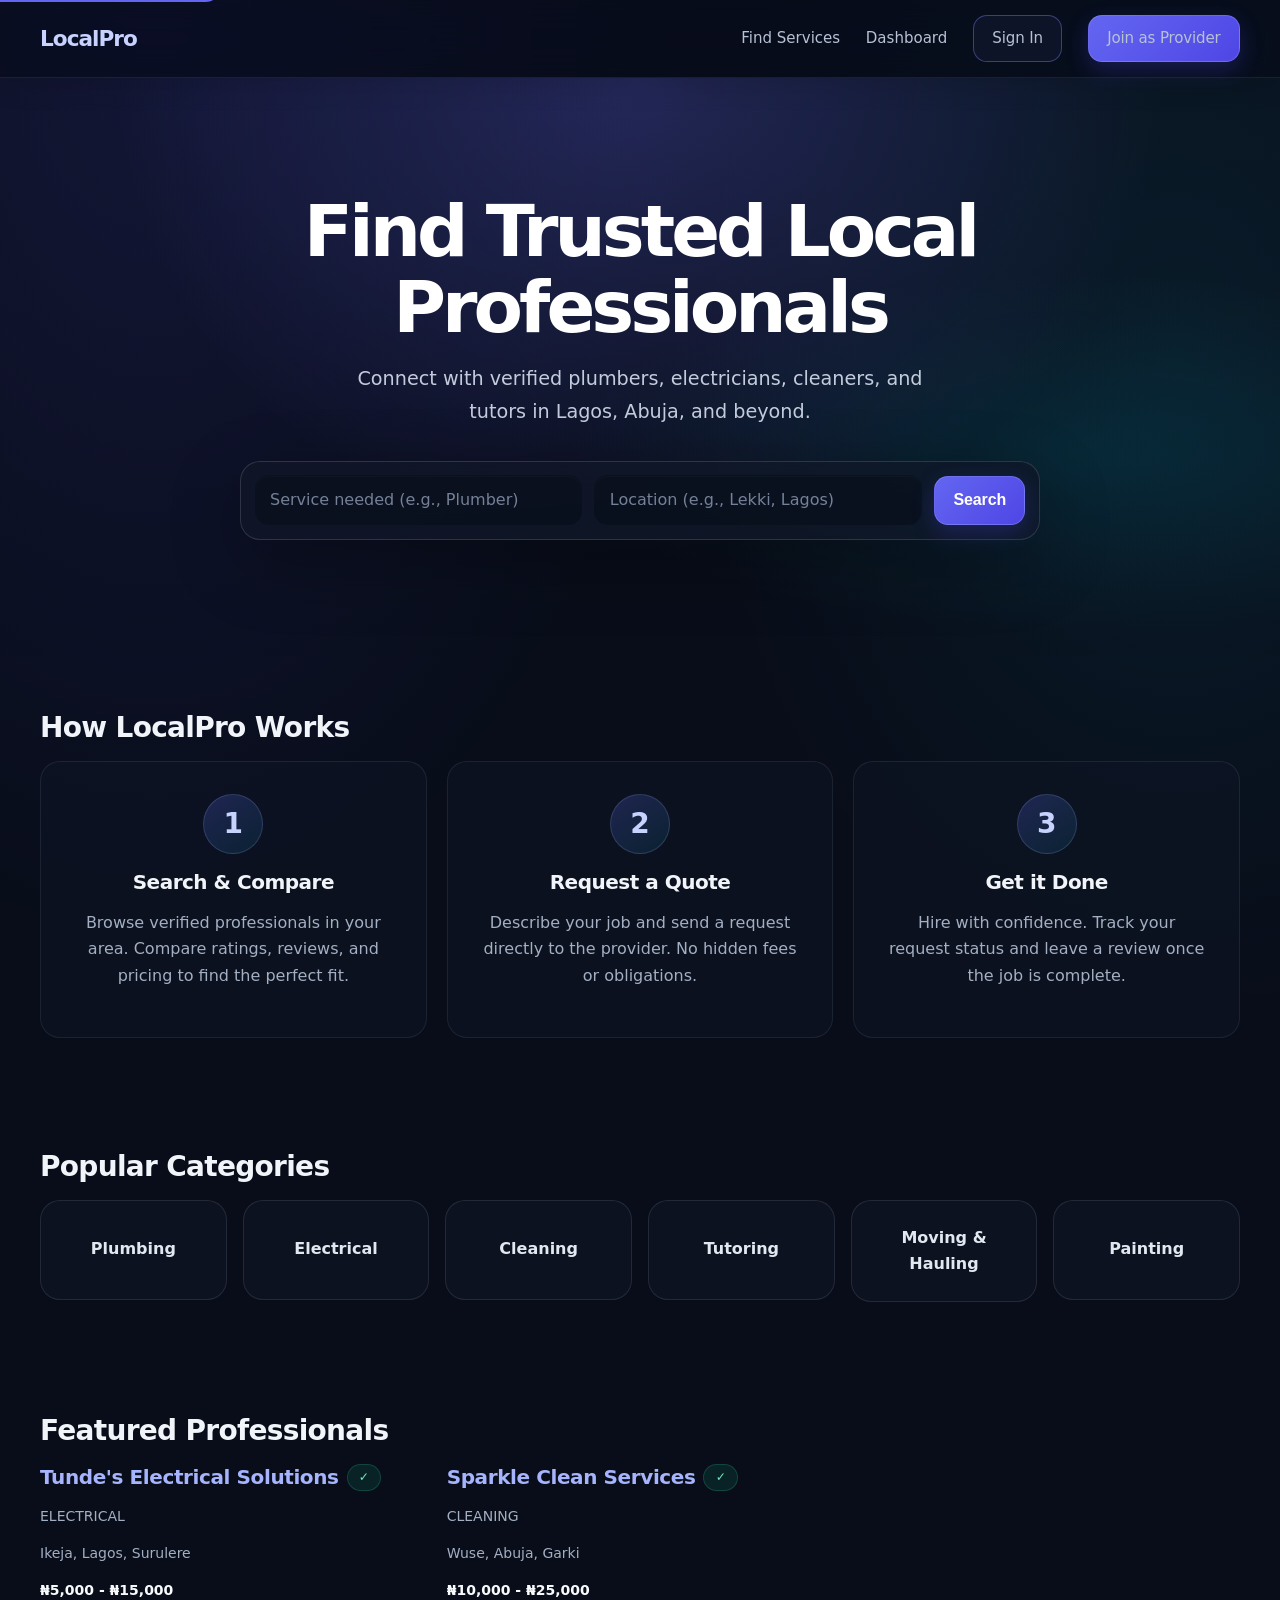
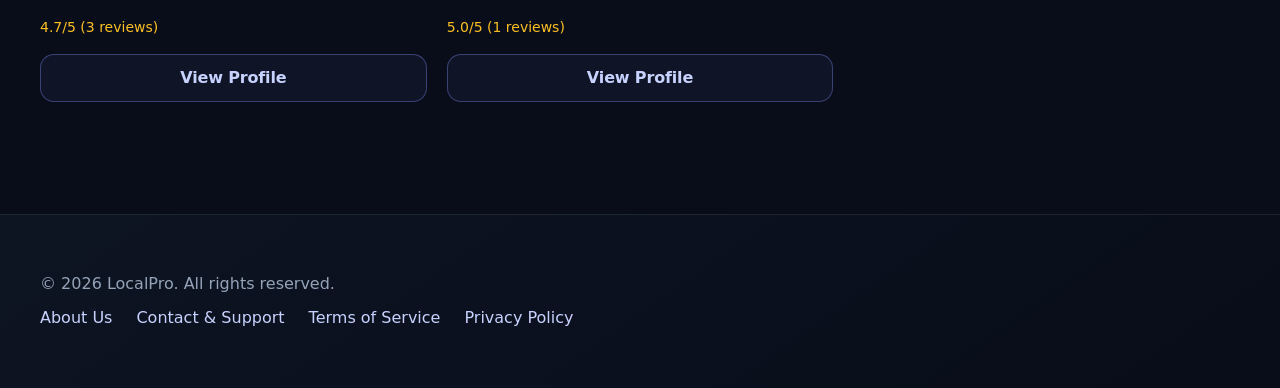
<file: index.html>
<!doctype html>
<html lang="en">
  <head>
    <meta charset="UTF-8" />
    <meta name="viewport" content="width=device-width, initial-scale=1.0" />
    <title>LocalPro — Find Trusted Local Services in Nigeria</title>
    <meta
      name="description"
      content="Connect with verified plumbers, electricians, cleaners, and more in your area."
    />
    <link rel="stylesheet" href="css/style.css" />
  </head>
  <body>
    <a href="#main-content" class="skip-link">Skip to main content</a>
    <header class="site-header">
      <div class="container">
        <a href="index.html" class="logo" aria-label="LocalPro Home"
          >LocalPro</a
        >
        <button
          id="mobile-menu-toggle"
          class="mobile-menu-btn"
          aria-expanded="false"
          aria-controls="main-nav-list"
          aria-label="Toggle navigation menu"
        >
          <span class="hamburger-icon" aria-hidden="true"></span>
        </button>
        <nav aria-label="Main Navigation" class="main-nav">
          <ul class="nav-list" id="main-nav-list">
            <li><a href="directory.html">Find Services</a></li>
            <li><a href="dashboard.html">Dashboard</a></li>
            <li><a href="#" class="btn btn-outline">Sign In</a></li>
            <li><a href="#" class="btn btn-primary">Join as Provider</a></li>
          </ul>
        </nav>
      </div>
    </header>

    <main id="main-content">
      <section class="hero" aria-labelledby="hero-heading">
        <div class="container">
          <h1 id="hero-heading">Find Trusted Local Professionals</h1>
          <p>
            Connect with verified plumbers, electricians, cleaners, and tutors
            in Lagos, Abuja, and beyond.
          </p>
          <form
            class="search-form"
            action="directory.html"
            method="GET"
            aria-label="Search providers"
          >
            <label for="search-service" class="visually-hidden"
              >Service needed</label
            >
            <input
              type="text"
              id="search-service"
              name="service"
              placeholder="Service needed (e.g., Plumber)"
              required
            />
            <label for="search-location" class="visually-hidden"
              >Location</label
            >
            <input
              type="text"
              id="search-location"
              name="location"
              placeholder="Location (e.g., Lekki, Lagos)"
              required
            />
            <button type="submit" class="btn btn-primary">Search</button>
          </form>
        </div>
      </section>

      <section class="how-it-works" aria-labelledby="how-heading">
        <div class="container">
          <h2 id="how-heading">How LocalPro Works</h2>
          <div class="steps-grid">
            <div class="step-card">
              <div class="step-icon">1</div>
              <h3>Search & Compare</h3>
              <p>
                Browse verified professionals in your area. Compare ratings,
                reviews, and pricing to find the perfect fit.
              </p>
            </div>
            <div class="step-card">
              <div class="step-icon">2</div>
              <h3>Request a Quote</h3>
              <p>
                Describe your job and send a request directly to the provider.
                No hidden fees or obligations.
              </p>
            </div>
            <div class="step-card">
              <div class="step-icon">3</div>
              <h3>Get it Done</h3>
              <p>
                Hire with confidence. Track your request status and leave a
                review once the job is complete.
              </p>
            </div>
          </div>
        </div>
      </section>

      <section class="categories" aria-labelledby="categories-heading">
        <div class="container">
          <h2 id="categories-heading">Popular Categories</h2>
          <ul class="category-grid">
            <li><a href="directory.html?category=plumbing">Plumbing</a></li>
            <li><a href="directory.html?category=electrical">Electrical</a></li>
            <li><a href="directory.html?category=cleaning">Cleaning</a></li>
            <li><a href="directory.html?category=tutoring">Tutoring</a></li>
            <li>
              <a href="directory.html?category=moving">Moving & Hauling</a>
            </li>
            <li><a href="directory.html?category=painting">Painting</a></li>
          </ul>
        </div>
      </section>

      <section class="featured-providers" aria-labelledby="featured-heading">
        <div class="container">
          <h2 id="featured-heading">Featured Professionals</h2>
          <div id="featured-providers-list" class="provider-grid">
            <p class="loading-text">Loading featured providers...</p>
          </div>
        </div>
      </section>
    </main>

    <footer class="site-footer">
      <div class="container">
        <p>&copy; 2026 LocalPro. All rights reserved.</p>
        <nav aria-label="Footer Navigation">
          <ul>
            <li><a href="#">About Us</a></li>
            <li><a href="#">Contact & Support</a></li>
            <li><a href="#">Terms of Service</a></li>
            <li><a href="#">Privacy Policy</a></li>
          </ul>
        </nav>
      </div>
    </footer>

    <script src="js/data.js" defer></script>
    <script src="js/store.js" defer></script>
    <script src="js/components.js" defer></script>
    <script src="js/app.js" defer></script>
  </body>
</html>
</file>
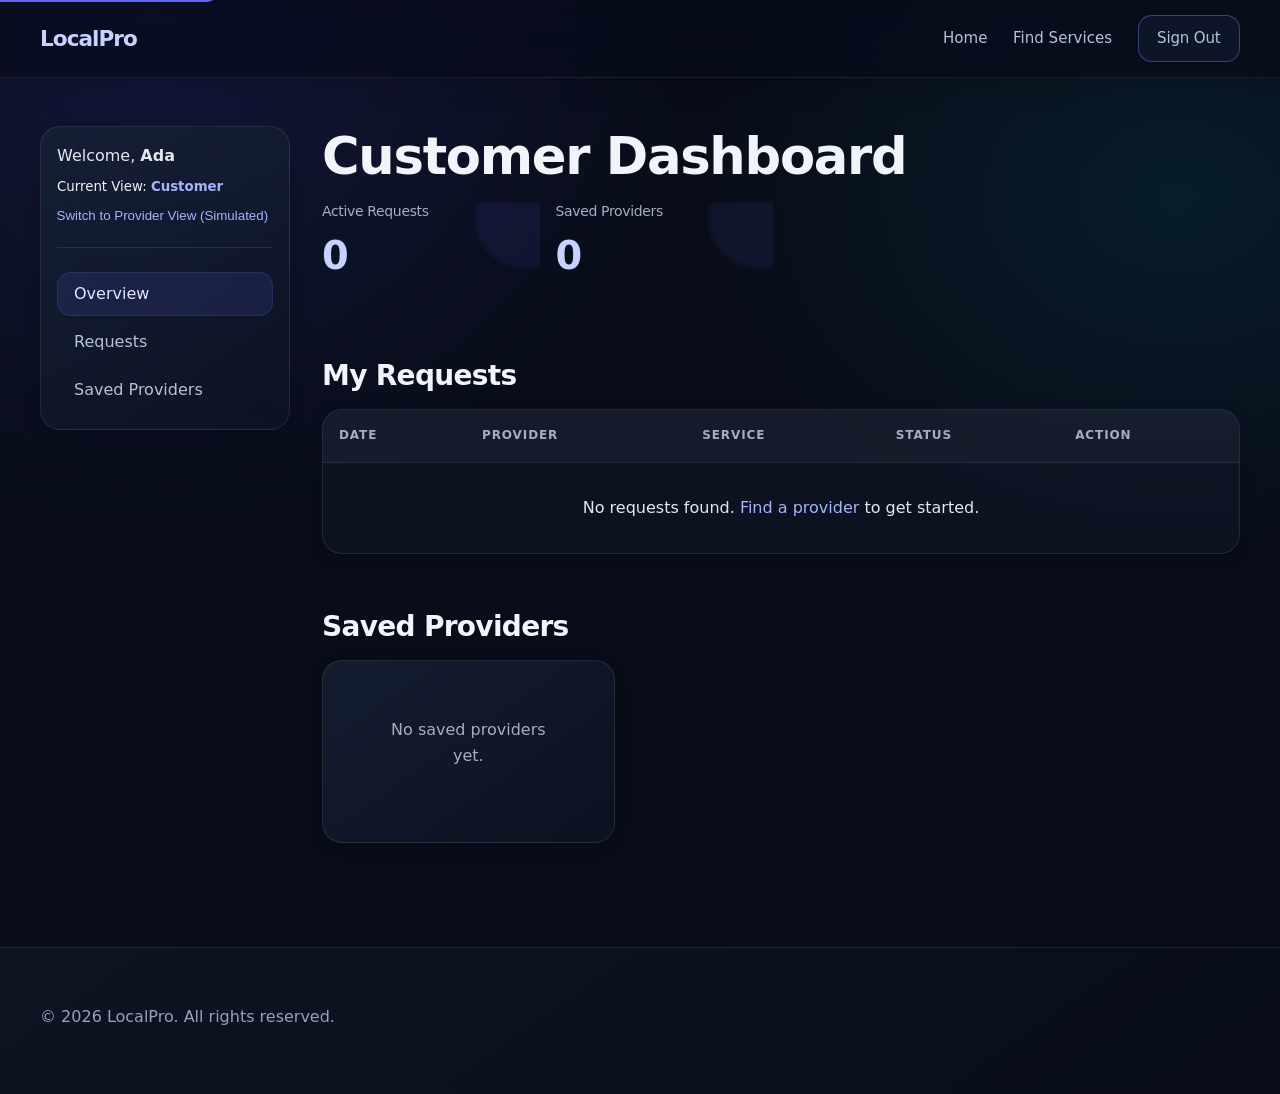
<file: dashboard.html>
<!doctype html>
<html lang="en">
  <head>
    <meta charset="UTF-8" />
    <meta name="viewport" content="width=device-width, initial-scale=1.0" />
    <title>Dashboard — LocalPro</title>
    <link rel="stylesheet" href="css/style.css" />
  </head>
  <body>
    <a href="#main-content" class="skip-link">Skip to main content</a>
    <header class="site-header">
      <div class="container">
        <a href="index.html" class="logo" aria-label="LocalPro Home"
          >LocalPro</a
        >
        <button
          id="mobile-menu-toggle"
          class="mobile-menu-btn"
          aria-expanded="false"
          aria-controls="main-nav-list"
          aria-label="Toggle navigation menu"
        >
          <span class="hamburger-icon" aria-hidden="true"></span>
        </button>
        <nav aria-label="Main Navigation" class="main-nav">
          <ul class="nav-list" id="main-nav-list">
            <li><a href="index.html">Home</a></li>
            <li><a href="directory.html">Find Services</a></li>
            <li><a href="#" class="btn btn-outline">Sign Out</a></li>
          </ul>
        </nav>
      </div>
    </header>

    <main id="main-content" class="container dashboard-layout">
      <aside class="dashboard-nav" aria-label="Dashboard Navigation">
        <div class="user-profile-summary">
          <p>Welcome, <strong id="user-name">Ada</strong></p>
          <small
            >Current View:
            <span id="current-role" class="role-badge">Customer</span></small
          >
          <button
            type="button"
            id="toggle-role"
            class="btn-text btn-block"
            style="margin-top: var(--space-sm); text-align: center"
          >
            Switch to Provider View (Simulated)
          </button>
        </div>
        <nav>
          <ul>
            <li><a href="#overview" class="active">Overview</a></li>
            <li><a href="#requests">Requests</a></li>
            <li class="customer-only">
              <a href="#favorites">Saved Providers</a>
            </li>
            <li class="provider-only" hidden>
              <a href="#profile-editor">Edit Profile</a>
            </li>
          </ul>
        </nav>
      </aside>

      <section class="dashboard-content" aria-labelledby="dashboard-heading">
        <div id="customer-view" class="role-view">
          <h1 id="dashboard-heading">Customer Dashboard</h1>
          <div class="stats-grid">
            <div class="stat-card">
              <h3>Active Requests</h3>
              <p class="stat-value" id="stat-active-requests">0</p>
            </div>
            <div class="stat-card">
              <h3>Saved Providers</h3>
              <p class="stat-value" id="stat-saved-count">0</p>
            </div>
          </div>

          <section
            aria-labelledby="my-requests-heading"
            class="dashboard-section"
          >
            <h2 id="my-requests-heading">My Requests</h2>
            <div class="table-responsive">
              <table class="data-table" id="customer-requests-table">
                <caption class="visually-hidden">
                  List of your service requests
                </caption>
                <thead>
                  <tr>
                    <th scope="col">Date</th>
                    <th scope="col">Provider</th>
                    <th scope="col">Service</th>
                    <th scope="col">Status</th>
                    <th scope="col">Action</th>
                  </tr>
                </thead>
                <tbody></tbody>
              </table>
            </div>
          </section>

          <section
            aria-labelledby="saved-providers-heading"
            class="dashboard-section"
          >
            <h2 id="saved-providers-heading">Saved Providers</h2>
            <div id="saved-providers-list" class="provider-grid"></div>
          </section>
        </div>

        <div id="provider-view" class="role-view" hidden>
          <h1 id="provider-dashboard-heading">Provider Dashboard</h1>
          <p class="text-muted" style="margin-bottom: var(--space-lg)">
            <em
              >Note: You are viewing the dashboard for "Tunde's Electrical
              Solutions" (ID: 1). This is a simulation.</em
            >
          </p>
          <div class="stats-grid">
            <div class="stat-card">
              <h3>New Inquiries</h3>
              <p class="stat-value" id="stat-new-inquiries">0</p>
            </div>
            <div class="stat-card">
              <h3>Accepted Jobs</h3>
              <p class="stat-value" id="stat-accepted-jobs">0</p>
            </div>
          </div>

          <section
            aria-labelledby="incoming-requests-heading"
            class="dashboard-section"
          >
            <h2 id="incoming-requests-heading">Incoming Inquiries</h2>
            <div class="table-responsive">
              <table class="data-table" id="provider-inquiries-table">
                <caption class="visually-hidden">
                  List of incoming service requests
                </caption>
                <thead>
                  <tr>
                    <th scope="col">Date</th>
                    <th scope="col">Customer</th>
                    <th scope="col">Service</th>
                    <th scope="col">Status</th>
                    <th scope="col">Action</th>
                  </tr>
                </thead>
                <tbody></tbody>
              </table>
            </div>
          </section>

          <section
            aria-labelledby="profile-editor-heading"
            class="dashboard-section"
          >
            <h2 id="profile-editor-heading">Business Profile Editor</h2>
            <div class="card">
              <form id="profile-edit-form">
                <div class="form-group">
                  <label for="edit-business-name">Business Name</label>
                  <input
                    type="text"
                    id="edit-business-name"
                    name="businessName"
                    required
                  />
                </div>
                <div class="form-group">
                  <label for="edit-description">Description</label>
                  <textarea
                    id="edit-description"
                    name="description"
                    rows="3"
                    required
                  ></textarea>
                </div>
                <div class="form-group">
                  <label for="edit-phone">Contact Phone</label>
                  <input type="tel" id="edit-phone" name="phone" />
                </div>
                <button type="submit" class="btn btn-primary">
                  Save Changes
                </button>
                <span
                  id="profile-save-feedback"
                  class="form-feedback"
                  role="status"
                  aria-live="polite"
                  style="
                    margin-left: var(--space-md);
                    display: inline-block;
                    vertical-align: middle;
                  "
                ></span>
              </form>
            </div>
          </section>
        </div>
      </section>
    </main>

    <footer class="site-footer">
      <div class="container">
        <p>&copy; 2026 LocalPro. All rights reserved.</p>
      </div>
    </footer>

    <script src="js/data.js" defer></script>
    <script src="js/store.js" defer></script>
    <script src="js/components.js" defer></script>
    <script src="js/app.js" defer></script>
  </body>
</html>
</file>
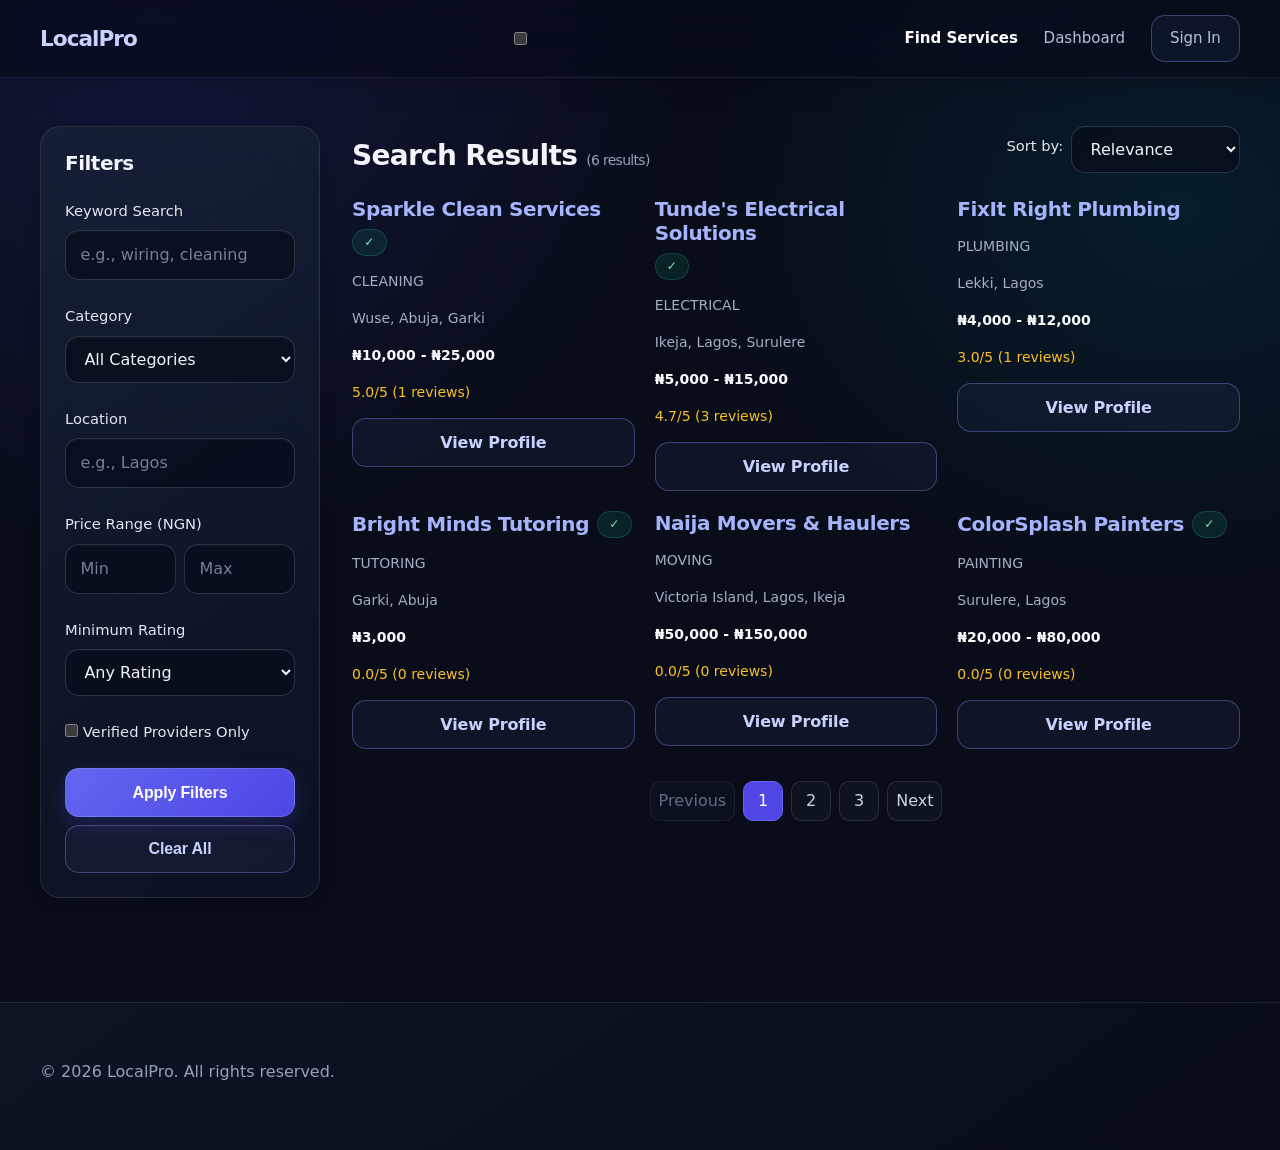
<file: directory.html>
<!doctype html>
<html lang="en">
  <head>
    <meta charset="UTF-8" />
    <meta name="viewport" content="width=device-width, initial-scale=1.0" />
    <title>Find Services — LocalPro</title>
    <link rel="stylesheet" href="css/style.css" />
  </head>
  <body>
    <header class="site-header">
      <div class="container">
        <a href="index.html" class="logo" aria-label="LocalPro Home"
          >LocalPro</a
        >
        <input
          type="checkbox"
          id="mobile-menu-toggle"
          class="mobile-menu-checkbox"
        />
        <label
          for="mobile-menu-toggle"
          class="mobile-menu-btn"
          aria-label="Toggle navigation menu"
        >
          <span class="hamburger-icon"></span>
        </label>
        <nav aria-label="Main Navigation" class="main-nav">
          <ul class="nav-list">
            <li>
              <a href="directory.html" aria-current="page">Find Services</a>
            </li>
            <li><a href="dashboard.html">Dashboard</a></li>
            <li><a href="#" class="btn btn-outline">Sign In</a></li>
          </ul>
        </nav>
      </div>
    </header>

    <main class="container directory-layout">
      <aside class="filters" aria-labelledby="filter-heading">
        <h2 id="filter-heading">Filters</h2>
        <form id="filter-form">
          <div class="form-group">
            <label for="filter-search">Keyword Search</label>
            <input
              type="text"
              id="filter-search"
              name="search"
              placeholder="e.g., wiring, cleaning"
            />
          </div>
          <div class="form-group">
            <label for="filter-category">Category</label>
            <select id="filter-category" name="category">
              <option value="">All Categories</option>
              <option value="plumbing">Plumbing</option>
              <option value="electrical">Electrical</option>
              <option value="cleaning">Cleaning</option>
              <option value="tutoring">Tutoring</option>
              <option value="moving">Moving</option>
              <option value="painting">Painting</option>
            </select>
          </div>
          <div class="form-group">
            <label for="filter-location">Location</label>
            <input
              type="text"
              id="filter-location"
              name="location"
              placeholder="e.g., Lagos"
            />
          </div>
          <div class="form-group">
            <label>Price Range (NGN)</label>
            <div class="price-range-inputs">
              <input
                type="number"
                id="filter-min-price"
                name="min_price"
                placeholder="Min"
                min="0"
                aria-label="Minimum price"
              />
              <input
                type="number"
                id="filter-max-price"
                name="max_price"
                placeholder="Max"
                min="0"
                aria-label="Maximum price"
              />
            </div>
          </div>
          <div class="form-group">
            <label for="filter-min-rating">Minimum Rating</label>
            <select id="filter-min-rating" name="min_rating">
              <option value="0">Any Rating</option>
              <option value="3">3+ Stars</option>
              <option value="4">4+ Stars</option>
              <option value="4.5">4.5+ Stars</option>
            </select>
          </div>
          <div class="form-group">
            <label>
              <input type="checkbox" name="verified_only" value="true" />
              Verified Providers Only
            </label>
          </div>
          <button type="submit" class="btn btn-primary btn-block">
            Apply Filters
          </button>
          <button
            type="button"
            id="clear-filters"
            class="btn btn-outline btn-block"
            style="margin-top: var(--space-sm)"
          >
            Clear All
          </button>
        </form>
      </aside>

      <section class="results" aria-labelledby="results-heading">
        <div class="results-header">
          <h2 id="results-heading">
            Search Results
            <span id="result-count" class="result-count">(Loading...)</span>
          </h2>
          <div class="sort-controls">
            <label for="sort-by">Sort by:</label>
            <select id="sort-by" name="sort">
              <option value="relevance">Relevance</option>
              <option value="rating_desc">Highest Rating</option>
              <option value="price_asc">Lowest Price</option>
            </select>
          </div>
        </div>

        <div id="provider-list" class="provider-grid">
          <!-- Dynamically populated by js/app.js -->
          <p class="loading-text">Loading providers...</p>
        </div>

        <nav class="pagination" aria-label="Pagination">
          <ul>
            <li>
              <a
                href="#"
                class="disabled"
                aria-label="Previous page"
                aria-disabled="true"
                >Previous</a
              >
            </li>
            <li><a href="#" aria-current="page">1</a></li>
            <li><a href="#">2</a></li>
            <li><a href="#">3</a></li>
            <li><a href="#" aria-label="Next page">Next</a></li>
          </ul>
        </nav>
      </section>
    </main>

    <footer class="site-footer">
      <div class="container">
        <p>&copy; 2026 LocalPro. All rights reserved.</p>
      </div>
    </footer>

    <script src="js/data.js" defer></script>
    <script src="js/store.js" defer></script>
    <script src="js/components.js" defer></script>
    <script src="js/app.js" defer></script>
  </body>
</html>
</file>
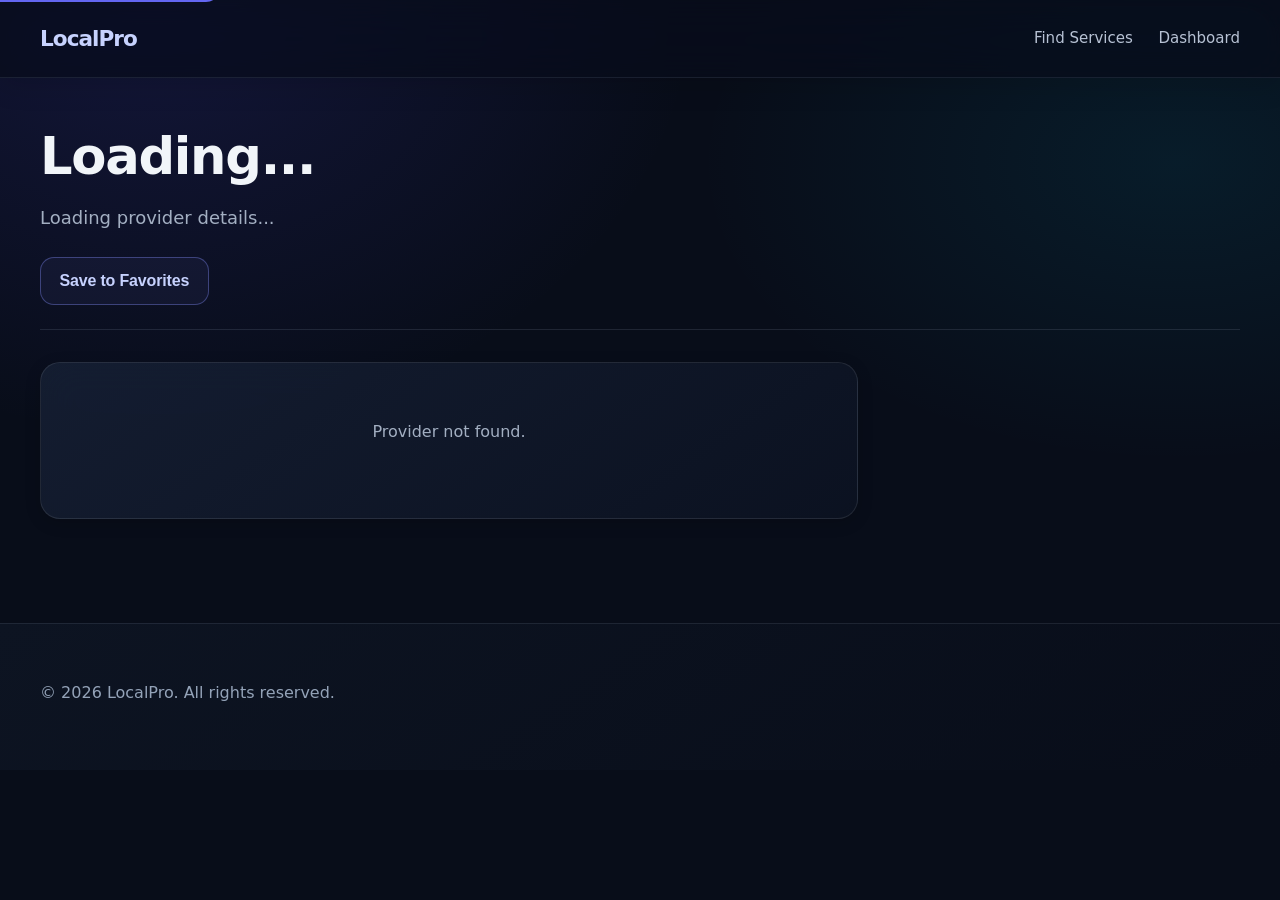
<file: provider.html>
<!doctype html>
<html lang="en">
  <head>
    <meta charset="UTF-8" />
    <meta name="viewport" content="width=device-width, initial-scale=1.0" />
    <title>Provider Details — LocalPro</title>
    <link rel="stylesheet" href="css/style.css" />
  </head>
  <body>
    <a href="#main-content" class="skip-link">Skip to main content</a>
    <header class="site-header">
      <div class="container">
        <a href="index.html" class="logo" aria-label="LocalPro Home"
          >LocalPro</a
        >
        <button
          id="mobile-menu-toggle"
          class="mobile-menu-btn"
          aria-expanded="false"
          aria-controls="main-nav-list"
          aria-label="Toggle navigation menu"
        >
          <span class="hamburger-icon" aria-hidden="true"></span>
        </button>
        <nav aria-label="Main Navigation" class="main-nav">
          <ul class="nav-list" id="main-nav-list">
            <li><a href="directory.html">Find Services</a></li>
            <li><a href="dashboard.html">Dashboard</a></li>
          </ul>
        </nav>
      </div>
    </header>

    <main id="main-content" class="container provider-detail-layout">
      <section class="provider-header" aria-labelledby="provider-name">
        <h1 id="provider-name">Loading...</h1>
        <p id="provider-meta" class="provider-meta">
          Loading provider details...
        </p>
        <button
          class="btn btn-outline"
          id="btn-save-favorite"
          aria-pressed="false"
        >
          Save to Favorites
        </button>
      </section>

      <div id="provider-detail-content" class="detail-content">
        <section class="provider-info">
          <h2 id="about-heading">About</h2>
          <p id="provider-about">Loading description...</p>

          <h3 id="services-heading">Services & Pricing</h3>
          <ul
            id="services-list"
            class="service-list"
            aria-labelledby="services-heading"
          >
            <li>Loading services...</li>
          </ul>

          <h3 id="areas-heading">Service Areas</h3>
          <div
            id="service-areas"
            class="service-areas-list"
            aria-labelledby="areas-heading"
          ></div>

          <h3 id="availability-heading">Availability & Contact</h3>
          <div
            id="availability-contact"
            class="availability-contact-grid"
            aria-labelledby="availability-heading"
          ></div>

          <h3 id="portfolio-heading">Portfolio</h3>
          <div
            id="portfolio-grid"
            class="portfolio-grid"
            aria-labelledby="portfolio-heading"
          ></div>

          <h3 id="reviews-heading">Reviews</h3>
          <div
            id="reviews-list"
            class="review-list"
            aria-labelledby="reviews-heading"
          ></div>
        </section>

        <aside
          id="provider-sidebar-content"
          class="provider-sidebar"
          aria-labelledby="quote-heading"
        >
          <div class="card">
            <h2 id="quote-heading">Request a Quote</h2>
            <form id="quote-form" action="#" method="POST" novalidate>
              <div
                id="quote-feedback"
                class="form-feedback"
                role="alert"
                aria-live="polite"
                tabindex="-1"
              ></div>

              <div class="form-group">
                <label for="quote-service">Service Needed</label>
                <select
                  id="quote-service"
                  name="service"
                  required
                  aria-describedby="error-quote-service"
                >
                  <option value="">Loading services...</option>
                </select>
                <span class="field-error" id="error-quote-service"></span>
              </div>

              <div class="form-group">
                <label for="quote-description">Job Description</label>
                <textarea
                  id="quote-description"
                  name="description"
                  rows="4"
                  required
                  placeholder="Describe the issue or job..."
                  aria-describedby="error-quote-description"
                ></textarea>
                <span class="field-error" id="error-quote-description"></span>
              </div>

              <div class="form-group">
                <label for="quote-location">Your Location</label>
                <input
                  type="text"
                  id="quote-location"
                  name="location"
                  required
                  placeholder="e.g., Lekki Phase 1"
                  aria-describedby="error-quote-location"
                />
                <span class="field-error" id="error-quote-location"></span>
              </div>

              <div class="form-group">
                <label for="quote-date">Preferred Date</label>
                <input
                  type="date"
                  id="quote-date"
                  name="preferred_date"
                  required
                  aria-describedby="error-quote-date"
                />
                <span class="field-error" id="error-quote-date"></span>
              </div>

              <div class="form-group">
                <label for="quote-budget">Estimated Budget (NGN)</label>
                <input
                  type="number"
                  id="quote-budget"
                  name="budget"
                  min="0"
                  placeholder="e.g., 10000"
                  aria-describedby="error-quote-budget"
                />
                <span class="field-error" id="error-quote-budget"></span>
              </div>

              <button type="submit" class="btn btn-primary btn-block">
                Submit Request
              </button>
            </form>
          </div>
        </aside>
      </div>
    </main>

    <footer class="site-footer">
      <div class="container">
        <p>&copy; 2026 LocalPro. All rights reserved.</p>
      </div>
    </footer>

    <script src="js/data.js" defer></script>
    <script src="js/store.js" defer></script>
    <script src="js/components.js" defer></script>
    <script src="js/app.js" defer></script>
  </body>
</html>
</file>
<file: css/style.css>
:root {

   --color-primary: #0056b3;

   --color-primary-dark: #004494;

   --color-accent: #f59e0b;

   --color-bg: #f8f9fa;

   --color-surface: #ffffff;

   --color-text: #212529;

   --color-text-muted: #5c636a;

   /* Darkened for WCAG AA contrast compliance */
   --color-border: #dee2e6;

   --color-success: #198754;

   --color-error: #dc3545;

   --color-warning: #ffc107;

   --color-info: #0dcaf0;

   --font-family: system-ui, -apple-system, "Segoe UI", Roboto, "Helvetica Neue", Arial, sans-serif;

   --font-size-base: 1rem;

   --font-size-sm: 0.875rem;

   --font-size-lg: 1.125rem;

   --font-size-xl: 1.25rem;

   --font-size-2xl: 1.5rem;

   --font-size-3xl: 2rem;

   --font-weight-normal: 400;

   --font-weight-medium: 500;

   --font-weight-semibold: 600;

   --font-weight-bold: 700;

   --line-height-base: 1.5;

   --space-xs: 0.25rem;

   --space-sm: 0.5rem;

   --space-md: 1rem;

   --space-lg: 1.5rem;

   --space-xl: 2rem;

   --space-2xl: 3rem;

   --radius-sm: 4px;

   --radius-md: 8px;

   --radius-lg: 12px;

   --radius-full: 9999px;

   --shadow-sm: 0 1px 2px rgba(0, 0, 0, 0.05);

   --shadow-md: 0 4px 6px rgba(0, 0, 0, 0.07);

   --shadow-lg: 0 10px 15px rgba(0, 0, 0, 0.1);

   --transition-fast: 150ms ease-in-out;

   --transition-base: 250ms ease-in-out;

}

*,

*::before,

*::after {

   box-sizing: border-box;

   margin: 0;

   padding: 0;

}

html {

   font-size: 100%;

   scroll-behavior: smooth;

}

body {

   font-family: var(--font-family);

   font-size: var(--font-size-base);

   line-height: var(--line-height-base);

   color: var(--color-text);

   background-color: var(--color-bg);

   -webkit-font-smoothing: antialiased;

   overflow-x: hidden;

   /* Prevent horizontal scroll from long content */
}

h1,

h2,

h3,

h4,

h5,

h6 {

   line-height: 1.2;

   font-weight: var(--font-weight-bold);

   color: var(--color-text);

   margin-bottom: var(--space-md);

}

h1 {

   font-size: var(--font-size-3xl);

}

h2 {

   font-size: var(--font-size-2xl);

}

h3 {

   font-size: var(--font-size-xl);

}

p {

   margin-bottom: var(--space-md);

   color: var(--color-text-muted);

}

a {

   color: var(--color-primary);

   text-decoration: none;

   transition: color var(--transition-fast);

}

a:hover {

   color: var(--color-primary-dark);

   text-decoration: underline;

}

ul {

   list-style: none;

}

img {

   max-width: 100%;

   height: auto;

   display: block;

}

:focus-visible {

   outline: 3px solid var(--color-primary);

   outline-offset: 2px;

   border-radius: var(--radius-sm);

}

/* Phase 11: Skip Link for Keyboard Users */
* .skip-link {

   position: absolute;

   top: -40px;

   left: 0;

   background: var(--color-primary);

   color: var(--color-surface);

   padding: var(--space-sm) var(--space-md);

   z-index: 1000;

   transition: top 0.2s;

   font-weight: var(--font-weight-semibold);

}

.skip-link:focus {

   top: 0;

   outline: 3px solid var(--color-accent);

   outline-offset: 2px;

}

.visually-hidden {

   position: absolute;

   width: 1px;

   height: 1px;

   padding: 0;

   margin: -1px;

   overflow: hidden;

   clip: rect(0, 0, 0, 0);

   white-space: nowrap;

   border: 0;

}

.container {

   width: 100%;

   max-width: 1200px;

   margin-left: auto;

   margin-right: auto;

   padding-left: var(--space-md);

   padding-right: var(--space-md);

}

.btn {

   display: inline-flex;

   align-items: center;

   justify-content: center;

   padding: var(--space-sm) var(--space-lg);

   font-size: var(--font-size-base);

   font-weight: var(--font-weight-semibold);

   line-height: 1.5;

   text-align: center;

   text-decoration: none;

   border: 2px solid transparent;

   border-radius: var(--radius-md);

   cursor: pointer;

   transition: all var(--transition-fast);

   gap: var(--space-sm);

}

.btn:hover {

   text-decoration: none;

}

.btn-primary {

   background-color: var(--color-primary);

   color: var(--color-surface);

   border-color: var(--color-primary);

}

.btn-primary:hover {

   background-color: var(--color-primary-dark);

   border-color: var(--color-primary-dark);

   color: var(--color-surface);

}

.btn-outline {

   background-color: transparent;

   color: var(--color-primary);

   border-color: var(--color-primary);

}

.btn-outline:hover {

   background-color: var(--color-primary);

   color: var(--color-surface);

}

.btn-text {

   background: none;

   border: none;

   color: var(--color-primary);

   padding: 0;

   font-weight: var(--font-weight-medium);

   text-decoration: underline;

}

.btn-text:hover {

   color: var(--color-primary-dark);

}

.btn-block {

   display: flex;

   width: 100%;

}

.btn-sm {

   padding: var(--space-xs) var(--space-sm);

   font-size: var(--font-size-sm);

   border-radius: var(--radius-sm);

}

.btn-success {

   background-color: var(--color-success);

   color: var(--color-surface);

   border-color: var(--color-success);

}

.btn-success:hover {

   background-color: #157347;

   border-color: #146c43;

   color: var(--color-surface);

}

.btn-danger {

   background-color: var(--color-error);

   color: var(--color-surface);

   border-color: var(--color-error);

}

.btn-danger:hover {

   background-color: #bb2d3b;

   border-color: #b02a37;

   color: var(--color-surface);

}

.form-group {

   margin-bottom: var(--space-lg);

}

label {

   display: block;

   margin-bottom: var(--space-xs);

   font-weight: var(--font-weight-medium);

   color: var(--color-text);

}

input[type="text"],

input[type="email"],

input[type="password"],

input[type="number"],

input[type="tel"],

input[type="date"],

select,

textarea {

   width: 100%;

   padding: var(--space-sm) var(--space-md);

   font-size: var(--font-size-base);

   font-family: var(--font-family);

   line-height: 1.5;

   color: var(--color-text);

   background-color: var(--color-surface);

   border: 1px solid var(--color-border);

   border-radius: var(--radius-md);

   transition: border-color var(--transition-fast), box-shadow var(--transition-fast);

}

input:focus,

select:focus,

textarea:focus {

   border-color: var(--color-primary);

   box-shadow: 0 0 0 3px rgba(0, 86, 179, 0.25);

   outline: none;

}

textarea {

   resize: vertical;

   min-height: 100px;

}

.card {

   background-color: var(--color-surface);

   border: 1px solid var(--color-border);

   border-radius: var(--radius-lg);

   padding: var(--space-lg);

   box-shadow: var(--shadow-sm);

}

.badge {

   display: inline-flex;

   align-items: center;

   padding: var(--space-xs) var(--space-sm);

   font-size: var(--font-size-sm);

   font-weight: var(--font-weight-semibold);

   line-height: 1;

   border-radius: var(--radius-full);

   white-space: nowrap;

}

.badge-verified {

   background-color: rgba(25, 135, 84, 0.1);

   color: var(--color-success);

}

.badge-pending {

   background-color: rgba(255, 193, 7, 0.1);

   color: #997404;

}

.badge-completed {

   background-color: rgba(13, 202, 240, 0.1);

   color: #0aa2c0;

}

.badge-accepted {

   background-color: rgba(25, 135, 84, 0.1);

   color: var(--color-success);

}

.badge-rejected {

   background-color: rgba(220, 53, 69, 0.1);

   color: var(--color-error);

}

.badge-cancelled {

   background-color: rgba(108, 117, 125, 0.1);

   color: var(--color-text-muted);

}

.site-header {

   background-color: var(--color-surface);

   border-bottom: 1px solid var(--color-border);

   padding: var(--space-md) 0;

   position: sticky;

   top: 0;

   z-index: 100;

   box-shadow: var(--shadow-sm);

}

.site-header .container {

   display: flex;

   align-items: center;

   justify-content: space-between;

   flex-wrap: wrap;

   gap: var(--space-md);

}

.logo {

   font-size: var(--font-size-xl);

   font-weight: var(--font-weight-bold);

   color: var(--color-primary);

}

.logo:hover {

   color: var(--color-primary-dark);

   text-decoration: none;

}

/* Phase 11: Accessible Mobile Menu Button */
* .mobile-menu-btn {

   display: none;

   background: none;

   border: none;

   cursor: pointer;

   padding: var(--space-sm);

   min-width: 44px;

   min-height: 44px;

   align-items: center;

   justify-content: center;

}

.hamburger-icon {

   display: block;

   width: 24px;

   height: 2px;

   background-color: var(--color-text);

   position: relative;

   transition: background-color var(--transition-fast);

}

.hamburger-icon::before,

.hamburger-icon::after {

   content: '';

   position: absolute;

   left: 0;

   width: 100%;

   height: 2px;

   background-color: var(--color-text);

   transition: transform var(--transition-fast);

}

.hamburger-icon::before {

   top: -8px;

}

.hamburger-icon::after {

   top: 8px;

}

.main-nav {

   display: flex;

   align-items: center;

}

.nav-list {

   display: flex;

   align-items: center;

   gap: var(--space-lg);

}

.nav-list a {

   color: var(--color-text);

   font-weight: var(--font-weight-medium);

}

.nav-list a[aria-current="page"] {

   color: var(--color-primary);

   font-weight: var(--font-weight-bold);

}

.site-footer {

   background-color: var(--color-text);

   color: var(--color-surface);

   padding: var(--space-2xl) 0;

   margin-top: var(--space-2xl);

}

.site-footer p {

   color: rgba(255, 255, 255, 0.7);

   margin-bottom: var(--space-sm);

}

.site-footer ul {

   display: flex;

   flex-wrap: wrap;

   gap: var(--space-lg);

}

.site-footer a {

   color: rgba(255, 255, 255, 0.9);

}

.site-footer a:hover {

   color: var(--color-surface);

}

.hero {

   background: linear-gradient(135deg, var(--color-primary) 0%, var(--color-primary-dark) 100%);

   color: var(--color-surface);

   padding: var(--space-2xl) 0;

   text-align: center;

}

.hero h1 {

   color: var(--color-surface);

   margin-bottom: var(--space-md);

}

.hero p {

   color: rgba(255, 255, 255, 0.9);

   font-size: var(--font-size-lg);

   margin-bottom: var(--space-xl);

   max-width: 600px;

   margin-left: auto;

   margin-right: auto;

}

.search-form {

   display: flex;

   flex-direction: column;

   gap: var(--space-md);

   max-width: 800px;

   margin: 0 auto;

   background: var(--color-surface);

   padding: var(--space-lg);

   border-radius: var(--radius-lg);

   box-shadow: var(--shadow-lg);

}

.search-form input {

   flex: 1;

}

.how-it-works {

   padding: var(--space-2xl) 0;

   background-color: var(--color-surface);

}

.steps-grid {

   display: grid;

   grid-template-columns: 1fr;

   gap: var(--space-xl);

   text-align: center;

}

.step-card {

   padding: var(--space-lg);

}

.step-icon {

   width: 60px;

   height: 60px;

   background-color: rgba(0, 86, 179, 0.1);

   color: var(--color-primary);

   font-size: var(--font-size-2xl);

   font-weight: var(--font-weight-bold);

   border-radius: var(--radius-full);

   display: flex;

   align-items: center;

   justify-content: center;

   margin: 0 auto var(--space-md);

}

.categories,

.featured-providers {

   padding: var(--space-2xl) 0;

}

.category-grid {

   display: grid;

   grid-template-columns: repeat(2, 1fr);

   gap: var(--space-md);

}

.category-grid a {

   display: block;

   padding: var(--space-lg);

   background: var(--color-surface);

   border: 1px solid var(--color-border);

   border-radius: var(--radius-md);

   text-align: center;

   font-weight: var(--font-weight-semibold);

   color: var(--color-text);

   transition: all var(--transition-fast);

}

.category-grid a:hover {

   border-color: var(--color-primary);

   color: var(--color-primary);

   transform: translateY(-2px);

   box-shadow: var(--shadow-md);

   text-decoration: none;

}

.provider-grid {

   display: grid;

   grid-template-columns: 1fr;

   gap: var(--space-lg);

}

.provider-card {

   display: flex;

   flex-direction: column;

   gap: var(--space-sm);

}

.provider-card h3 {

   display: flex;

   align-items: center;

   gap: var(--space-sm);

   margin-bottom: var(--space-xs);

   flex-wrap: wrap;

}

.provider-category,

.provider-location,

.provider-price,

.provider-rating {

   margin-bottom: var(--space-xs);

   font-size: var(--font-size-sm);

}

.provider-price {

   color: var(--color-text);

   font-weight: var(--font-weight-semibold);

}

.provider-rating {

   color: var(--color-accent);

   font-weight: var(--font-weight-medium);

}

.directory-layout {

   display: grid;

   grid-template-columns: 1fr;

   gap: var(--space-xl);

   padding-top: var(--space-xl);

   padding-bottom: var(--space-xl);

}

.filters {

   background: var(--color-surface);

   padding: var(--space-lg);

   border-radius: var(--radius-lg);

   border: 1px solid var(--color-border);

   height: fit-content;

}

.filters h2 {

   font-size: var(--font-size-xl);

   margin-bottom: var(--space-lg);

}

.price-range-inputs {

   display: flex;

   gap: var(--space-sm);

}

.price-range-inputs input {

   flex: 1;

   min-width: 0;

}

.results-header {

   display: flex;

   justify-content: space-between;

   align-items: center;

   margin-bottom: var(--space-lg);

   flex-wrap: wrap;

   gap: var(--space-md);

}

.results-header h2 {

   margin-bottom: 0;

}

.result-count {

   font-size: var(--font-size-sm);

   font-weight: var(--font-weight-normal);

   color: var(--color-text-muted);

}

.sort-controls {

   display: flex;

   align-items: center;

   gap: var(--space-sm);

}

.sort-controls select {

   width: auto;

   min-width: 150px;

}

.pagination {

   margin-top: var(--space-xl);

   display: flex;

   justify-content: center;

}

.pagination ul {

   display: flex;

   gap: var(--space-sm);

}

.pagination a {

   display: flex;

   align-items: center;

   justify-content: center;

   min-width: 40px;

   height: 40px;

   padding: 0 var(--space-sm);

   border: 1px solid var(--color-border);

   border-radius: var(--radius-md);

   color: var(--color-text);

   font-weight: var(--font-weight-medium);

}

.pagination a:hover:not(.disabled) {

   border-color: var(--color-primary);

   color: var(--color-primary);

   text-decoration: none;

}

.pagination a[aria-current="page"] {

   background-color: var(--color-primary);

   border-color: var(--color-primary);

   color: var(--color-surface);

}

.pagination a.disabled {

   color: var(--color-text-muted);

   cursor: not-allowed;

   opacity: 0.6;

}

.provider-detail-layout {

   padding-top: var(--space-xl);

   padding-bottom: var(--space-xl);

}

.provider-header {

   margin-bottom: var(--space-xl);

   padding-bottom: var(--space-lg);

   border-bottom: 1px solid var(--color-border);

}

.provider-header h1 {

   display: flex;

   align-items: center;

   gap: var(--space-md);

   flex-wrap: wrap;

}

.provider-meta {

   font-size: var(--font-size-lg);

   color: var(--color-text-muted);

   margin-bottom: var(--space-lg);

}

.detail-content {

   display: grid;

   grid-template-columns: 1fr;

   gap: var(--space-xl);

}

.provider-info h3 {

   margin-top: var(--space-xl);

   margin-bottom: var(--space-md);

}

.service-list {

   display: grid;

   grid-template-columns: 1fr;

   gap: var(--space-md);

}

.service-list li {

   background: var(--color-surface);

   border: 1px solid var(--color-border);

   border-radius: var(--radius-md);

   padding: var(--space-lg);

}

.service-list strong {

   display: block;

   font-size: var(--font-size-lg);

   margin-bottom: var(--space-xs);

}

.service-list span {

   display: block;

   color: var(--color-primary);

   font-weight: var(--font-weight-semibold);

   margin-bottom: var(--space-sm);

}

.service-areas-list {

   display: flex;

   flex-wrap: wrap;

   gap: var(--space-sm);

   margin-bottom: var(--space-lg);

}

.area-tag {

   background: rgba(0, 86, 179, 0.1);

   color: var(--color-primary);

   padding: var(--space-xs) var(--space-md);

   border-radius: var(--radius-full);

   font-size: var(--font-size-sm);

   font-weight: var(--font-weight-medium);

}

.availability-contact-grid {

   display: grid;

   grid-template-columns: 1fr;

   gap: var(--space-lg);

   margin-bottom: var(--space-lg);

}

.availability-schedule,

.contact-info {

   background: var(--color-bg);

   padding: var(--space-md);

   border-radius: var(--radius-md);

}

.availability-schedule h4,

.contact-info h4 {

   font-size: var(--font-size-base);

   margin-bottom: var(--space-sm);

}

.schedule-row {

   display: flex;

   justify-content: space-between;

   padding: var(--space-xs) 0;

   border-bottom: 1px solid var(--color-border);

   font-size: var(--font-size-sm);

}

.schedule-row:last-child {

   border-bottom: none;

}

.schedule-row .day {

   font-weight: var(--font-weight-medium);

}

.schedule-row .hours {

   color: var(--color-text-muted);

}

.contact-item {

   display: flex;

   align-items: center;

   gap: var(--space-sm);

   margin-bottom: var(--space-xs);

   font-size: var(--font-size-sm);

}

.portfolio-grid {

   display: grid;

   grid-template-columns: repeat(2, 1fr);

   gap: var(--space-md);

}

.portfolio-grid img {

   width: 100%;

   height: 200px;

   object-fit: cover;

   border-radius: var(--radius-md);

   border: 1px solid var(--color-border);

}

.review-list {

   display: grid;

   gap: var(--space-md);

}

.review-card {

   border-left: 4px solid var(--color-accent);

}

.review-card header {

   display: flex;

   align-items: center;

   gap: var(--space-md);

   margin-bottom: var(--space-sm);

   flex-wrap: wrap;

}

.review-rating {

   color: var(--color-accent);

   font-weight: var(--font-weight-semibold);

}

.review-card time {

   color: var(--color-text-muted);

   font-size: var(--font-size-sm);

}

.provider-sidebar .card {

   position: sticky;

   top: 100px;

}

.dashboard-layout {

   display: grid;

   grid-template-columns: 1fr;

   gap: var(--space-xl);

   padding-top: var(--space-xl);

   padding-bottom: var(--space-xl);

}

.dashboard-nav {

   background: var(--color-surface);

   padding: var(--space-lg);

   border-radius: var(--radius-lg);

   border: 1px solid var(--color-border);

   height: fit-content;

}

.user-profile-summary {

   padding-bottom: var(--space-lg);

   margin-bottom: var(--space-lg);

   border-bottom: 1px solid var(--color-border);

}

.user-profile-summary p {

   color: var(--color-text);

   margin-bottom: var(--space-xs);

}

.role-badge {

   font-weight: var(--font-weight-bold);

   color: var(--color-primary);

}

.dashboard-nav ul {

   display: flex;

   flex-direction: column;

   gap: var(--space-xs);

}

.dashboard-nav a {

   display: block;

   padding: var(--space-sm) var(--space-md);

   border-radius: var(--radius-md);

   color: var(--color-text);

   font-weight: var(--font-weight-medium);

}

.dashboard-nav a:hover,

.dashboard-nav a.active {

   background-color: rgba(0, 86, 179, 0.1);

   color: var(--color-primary);

   text-decoration: none;

}

.stats-grid {

   display: grid;

   grid-template-columns: repeat(2, 1fr);

   gap: var(--space-md);

   margin-bottom: var(--space-xl);

}

.stat-card {

   text-align: center;

}

.stat-card h3 {

   font-size: var(--font-size-sm);

   color: var(--color-text-muted);

   font-weight: var(--font-weight-medium);

   margin-bottom: var(--space-xs);

}

.stat-value {

   font-size: var(--font-size-3xl);

   font-weight: var(--font-weight-bold);

   color: var(--color-primary);

}

.data-table {

   width: 100%;

   border-collapse: collapse;

   background: var(--color-surface);

   border-radius: var(--radius-md);

   overflow: hidden;

   box-shadow: var(--shadow-sm);

}

.data-table th,

.data-table td {

   padding: var(--space-md);

   text-align: left;

   border-bottom: 1px solid var(--color-border);

}

.data-table th {

   background-color: var(--color-bg);

   font-weight: var(--font-weight-semibold);

   color: var(--color-text-muted);

   font-size: var(--font-size-sm);

   text-transform: uppercase;

   letter-spacing: 0.05em;

}

.data-table tbody tr:last-child td {

   border-bottom: none;

}

.data-table tbody tr:hover {

   background-color: var(--color-bg);

}

.table-responsive {

   overflow-x: auto;

}

.text-muted {

   color: var(--color-text-muted);

   font-style: italic;

}

.form-feedback {

   padding: var(--space-md);

   border-radius: var(--radius-md);

   margin-bottom: var(--space-lg);

   display: none;

   font-weight: var(--font-weight-medium);

   font-size: var(--font-size-sm);

}

.form-feedback.success {

   display: inline-block;

   background-color: rgba(25, 135, 84, 0.1);

   color: var(--color-success);

   border: 1px solid var(--color-success);

}

.form-feedback.error {

   display: block;

   background-color: rgba(220, 53, 69, 0.1);

   color: var(--color-error);

   border: 1px solid var(--color-error);

}

.field-error {

   display: block;

   color: var(--color-error);

   font-size: var(--font-size-sm);

   margin-top: var(--space-xs);

   font-weight: var(--font-weight-medium);

}

input[aria-invalid="true"],

select[aria-invalid="true"],

textarea[aria-invalid="true"] {

   border-color: var(--color-error);

}

input[aria-invalid="true"]:focus,

select[aria-invalid="true"]:focus,

textarea[aria-invalid="true"]:focus {

   box-shadow: 0 0 0 3px rgba(220, 53, 69, 0.25);

}

.dashboard-section {

   margin-top: var(--space-2xl);

}

.role-view[hidden] {

   display: none;

}

/* Phase 11: Prevent layout breakage from long unbroken text */
* .provider-card,

.review-card,

.service-list li,

.data-table td,

.card {

   overflow-wrap: break-word;

   word-wrap: break-word;

}

@media (min-width: 768px) {

   .search-form {

      flex-direction: row;

   }

   .steps-grid {

      grid-template-columns: repeat(3, 1fr);

   }

   .category-grid {

      grid-template-columns: repeat(3, 1fr);

   }

   .provider-grid {

      grid-template-columns: repeat(2, 1fr);

   }

   .directory-layout {

      grid-template-columns: 280px 1fr;

   }

   .detail-content {

      grid-template-columns: 1fr 350px;

   }

   .service-list {

      grid-template-columns: repeat(2, 1fr);

   }

   .portfolio-grid {

      grid-template-columns: repeat(3, 1fr);

   }

   .dashboard-layout {

      grid-template-columns: 250px 1fr;

   }

   .stats-grid {

      grid-template-columns: repeat(4, 1fr);

   }

   .availability-contact-grid {

      grid-template-columns: 1fr 1fr;

   }

}

@media (min-width: 1024px) {

   .category-grid {

      grid-template-columns: repeat(6, 1fr);

   }

   .provider-grid {

      grid-template-columns: repeat(3, 1fr);

   }

   .portfolio-grid {

      grid-template-columns: repeat(4, 1fr);

   }

}

@media (max-width: 767px) {

   .mobile-menu-btn {

      display: flex;

   }

   .nav-list {

      display: none;

      width: 100%;

      flex-direction: column;

      gap: var(--space-md);

      padding-top: var(--space-md);

      margin-top: var(--space-md);

      border-top: 1px solid var(--color-border);

   }

   .nav-list.is-open {

      display: flex;

   }

   .is-open.main-nav{
      position: fixed;
      top: 5rem;
      right: 5rem;
   }

   /* Phase 11: Ensure minimum 44x44px touch targets on mobile */
   * .btn,

   .btn-sm,

   .nav-list a,

   .pagination a,

   .dashboard-nav a {

      min-height: 44px;

      display: flex;

      align-items: center;

      justify-content: center;

   }

}

@media (prefers-reduced-motion: reduce) {

   *,

   *::before,

   *::after {

      animation-duration: 0.01ms !important;

      animation-iteration-count: 1 !important;

      transition-duration: 0.01ms !important;

      scroll-behavior: auto !important;

   }

}


/* ==========================================================================
   LocalPro — Premium UI refinement layer
   Keeps the existing class names and component contracts intact.
   ========================================================================== */

:root {
   color-scheme: dark;
   --color-primary: #818cf8;
   --color-primary-dark: #6366f1;
   --color-accent: #22d3ee;
   --color-bg: #080d19;
   --color-surface: #111827;
   --color-text: #f1f5f9;
   --color-text-muted: #a3afc2;
   --color-border: rgba(148, 163, 184, 0.18);
   --color-success: #34d399;
   --color-error: #fb7185;
   --color-warning: #fbbf24;
   --color-info: #67e8f9;

   --font-family: Inter, ui-sans-serif, system-ui, -apple-system, BlinkMacSystemFont,
      "Segoe UI", sans-serif;
   --font-size-base: 1rem;
   --font-size-sm: 0.875rem;
   --font-size-lg: 1.125rem;
   --font-size-xl: 1.25rem;
   --font-size-2xl: clamp(1.4rem, 2.2vw, 1.75rem);
   --font-size-3xl: clamp(2rem, 4vw, 3.25rem);
   --font-weight-normal: 400;
   --font-weight-medium: 500;
   --font-weight-semibold: 600;
   --font-weight-bold: 700;
   --line-height-base: 1.65;

   --space-xs: 0.25rem;
   --space-sm: 0.5rem;
   --space-md: 1rem;
   --space-lg: 1.5rem;
   --space-xl: 2rem;
   --space-2xl: 3.5rem;

   --radius-sm: 0.625rem;
   --radius-md: 0.875rem;
   --radius-lg: 1.25rem;
   --radius-full: 9999px;

   --shadow-sm: 0 4px 16px rgba(0, 0, 0, 0.16);
   --shadow-md: 0 12px 32px rgba(0, 0, 0, 0.22);
   --shadow-lg: 0 24px 64px rgba(0, 0, 0, 0.32);
   --glow-primary: 0 0 0 1px rgba(129, 140, 248, 0.16),
      0 12px 36px rgba(99, 102, 241, 0.12);
   --glass-bg: rgba(17, 24, 39, 0.72);
   --glass-border: rgba(255, 255, 255, 0.09);
   --transition-fast: 160ms ease;
   --transition-base: 240ms ease;
}

*,
*::before,
*::after {
   box-sizing: border-box;
}

html {
   scroll-behavior: smooth;
   scrollbar-color: #374151 #080d19;
   scrollbar-width: thin;
}

body {
   min-height: 100vh;
   color: var(--color-text);
   background:
      radial-gradient(ellipse at 12% 0%, rgba(79, 70, 229, 0.16), transparent 34rem),
      radial-gradient(ellipse at 92% 18%, rgba(6, 182, 212, 0.09), transparent 30rem),
      var(--color-bg);
   font-family: var(--font-family);
   font-size: var(--font-size-base);
   line-height: var(--line-height-base);
   -webkit-font-smoothing: antialiased;
   text-rendering: optimizeLegibility;
   overflow-x: hidden;
}

::selection {
   color: #fff;
   background: rgba(99, 102, 241, 0.55);
}

h1,
h2,
h3,
h4,
h5,
h6 {
   color: var(--color-text);
   font-weight: var(--font-weight-bold);
   line-height: 1.2;
   letter-spacing: -0.025em;
}

p {
   color: var(--color-text-muted);
}

a {
   color: #a5b4fc;
   text-decoration: none;
   transition: color var(--transition-fast), opacity var(--transition-fast);
}

a:hover {
   color: #c7d2fe;
   text-decoration: none;
}

:focus-visible {
   outline: 3px solid var(--color-accent);
   outline-offset: 3px;
}

.container {
   width: min(100% - 2rem, 1280px);
   padding-inline: 0;
}

.skip-link {
   background: var(--color-primary-dark);
   color: #fff;
   border-radius: 0 0 var(--radius-md) 0;
}

.visually-hidden {
   position: absolute;
   width: 1px;
   height: 1px;
   padding: 0;
   margin: -1px;
   overflow: hidden;
   clip: rect(0, 0, 0, 0);
   white-space: nowrap;
   border: 0;
}

/* Shared interactive controls */
.btn {
   min-height: 44px;
   padding: 0.7rem 1.15rem;
   border: 1px solid transparent;
   border-radius: var(--radius-md);
   font-weight: var(--font-weight-semibold);
   letter-spacing: -0.01em;
   box-shadow: none;
   transition:
      transform var(--transition-fast),
      background var(--transition-fast),
      border-color var(--transition-fast),
      box-shadow var(--transition-fast),
      color var(--transition-fast);
}

.btn:hover {
   transform: translateY(-1px);
}

.btn:active {
   transform: translateY(0);
}

.btn-primary {
   color: #fff;
   background: linear-gradient(135deg, #6366f1, #4f46e5);
   border-color: rgba(165, 180, 252, 0.28);
   box-shadow: 0 8px 22px rgba(79, 70, 229, 0.26);
}

.btn-primary:hover {
   color: #fff;
   background: linear-gradient(135deg, #818cf8, #6366f1);
   border-color: rgba(199, 210, 254, 0.45);
   box-shadow: 0 12px 28px rgba(79, 70, 229, 0.32);
}

.btn-outline {
   color: #c7d2fe;
   background: rgba(129, 140, 248, 0.06);
   border-color: rgba(129, 140, 248, 0.38);
}

.btn-outline:hover {
   color: #fff;
   background: rgba(99, 102, 241, 0.18);
   border-color: rgba(165, 180, 252, 0.6);
}

.btn-text {
   color: #a5b4fc;
   text-decoration: none;
}

.btn-text:hover {
   color: #c7d2fe;
   text-decoration: none;
}

.btn-success {
   color: #06281d;
   background: #34d399;
   border-color: #34d399;
}

.btn-success:hover {
   color: #06281d;
   background: #6ee7b7;
   border-color: #6ee7b7;
}

.btn-danger {
   color: #fff;
   background: #e11d48;
   border-color: #e11d48;
}

.btn-danger:hover {
   color: #fff;
   background: #be123c;
   border-color: #be123c;
}

.btn-sm {
   min-height: 36px;
   padding: 0.45rem 0.75rem;
   border-radius: var(--radius-sm);
}

/* Forms: accessible, crisp, and consistent */
label {
   margin-bottom: 0.45rem;
   color: #e2e8f0;
   font-size: 0.92rem;
   font-weight: var(--font-weight-medium);
}

input[type="text"],
input[type="email"],
input[type="password"],
input[type="number"],
input[type="tel"],
input[type="date"],
select,
textarea {
   min-height: 46px;
   padding: 0.75rem 0.9rem;
   color: var(--color-text);
   background: rgba(8, 13, 25, 0.72);
   border: 1px solid rgba(148, 163, 184, 0.24);
   border-radius: var(--radius-md);
   box-shadow: inset 0 1px 0 rgba(255, 255, 255, 0.025);
   transition: border-color var(--transition-fast), box-shadow var(--transition-fast), background var(--transition-fast);
}

input::placeholder,
textarea::placeholder {
   color: #748198;
   opacity: 1;
}

input:hover,
select:hover,
textarea:hover {
   border-color: rgba(165, 180, 252, 0.42);
}

input:focus,
select:focus,
textarea:focus {
   color: #fff;
   background: rgba(8, 13, 25, 0.92);
   border-color: #818cf8;
   box-shadow: 0 0 0 4px rgba(99, 102, 241, 0.16);
   outline: none;
}

select option {
   color: #f1f5f9;
   background: #111827;
}

textarea {
   min-height: 120px;
}

/* Reusable glass surfaces */
.card,
.filters,
.dashboard-nav,
.search-form,
.availability-schedule,
.contact-info,
.service-list li {
   background: linear-gradient(145deg, rgba(24, 34, 54, 0.78), rgba(13, 20, 34, 0.78));
   border: 1px solid var(--glass-border);
   border-radius: var(--radius-lg);
   box-shadow: var(--shadow-sm);
   backdrop-filter: blur(18px) saturate(140%);
   -webkit-backdrop-filter: blur(18px) saturate(140%);
}

.card {
   padding: clamp(1.1rem, 2.2vw, 1.6rem);
   transition: border-color var(--transition-base), box-shadow var(--transition-base), transform var(--transition-base);
}

.provider-card:hover,
.step-card:hover,
.category-grid a:hover {
   border-color: rgba(129, 140, 248, 0.38);
   box-shadow: var(--glow-primary);
}

.provider-card {
   min-width: 0;
}

.badge {
   padding: 0.4rem 0.7rem;
   border: 1px solid transparent;
   font-size: 0.76rem;
   letter-spacing: 0.015em;
}

.badge-verified,
.badge-accepted {
   color: #6ee7b7;
   background: rgba(16, 185, 129, 0.12);
   border-color: rgba(52, 211, 153, 0.2);
}

.badge-pending {
   color: #fcd34d;
   background: rgba(245, 158, 11, 0.12);
   border-color: rgba(251, 191, 36, 0.2);
}

.badge-completed {
   color: #67e8f9;
   background: rgba(6, 182, 212, 0.12);
   border-color: rgba(103, 232, 249, 0.2);
}

.badge-rejected {
   color: #fda4af;
   background: rgba(244, 63, 94, 0.12);
   border-color: rgba(251, 113, 133, 0.2);
}

.badge-cancelled {
   color: #cbd5e1;
   background: rgba(148, 163, 184, 0.1);
   border-color: rgba(148, 163, 184, 0.18);
}

/* Site navigation */
.site-header {
   position: sticky;
   top: 0;
   z-index: 100;
   padding: 0.9rem 0;
   background: rgba(8, 13, 25, 0.76);
   border-bottom: 1px solid rgba(148, 163, 184, 0.13);
   box-shadow: 0 8px 28px rgba(0, 0, 0, 0.12);
   backdrop-filter: blur(22px) saturate(150%);
   -webkit-backdrop-filter: blur(22px) saturate(150%);
}

.site-header .container {
   min-height: 48px;
}

.logo {
   color: #c7d2fe;
   font-size: 1.35rem;
   font-weight: 800;
   letter-spacing: -0.045em;
}

.logo:hover {
   color: #fff;
}

.nav-list {
   gap: clamp(0.85rem, 2vw, 1.6rem);
}

.nav-list a {
   position: relative;
   color: #b7c2d4;
   font-size: 0.94rem;
   transition: color var(--transition-fast);
}

.nav-list a:hover,
.nav-list a[aria-current="page"] {
   color: #fff;
   text-decoration: none;
}

.nav-list a[aria-current="page"] {
   font-weight: var(--font-weight-semibold);
}

.mobile-menu-btn {
   color: var(--color-text);
   border-radius: var(--radius-sm);
}

.hamburger-icon,
.hamburger-icon::before,
.hamburger-icon::after {
   background-color: #e2e8f0;
}

.site-footer {
   color: #e2e8f0;
   background: linear-gradient(145deg, #0d1422, #080d19);
   border-top: 1px solid rgba(148, 163, 184, 0.14);
}

.site-footer p {
   color: #94a3b8;
}

.site-footer a {
   color: #c7d2fe;
}

.site-footer a:hover {
   color: #fff;
}

/* Homepage and discovery */
.hero {
   position: relative;
   isolation: isolate;
   overflow: hidden;
   padding: clamp(4rem, 9vw, 7.5rem) 0;
   text-align: center;
   color: #fff;
   background:
      radial-gradient(ellipse at 50% 0%, rgba(99, 102, 241, 0.28), transparent 58%),
      radial-gradient(ellipse at 85% 65%, rgba(6, 182, 212, 0.1), transparent 34%),
      linear-gradient(180deg, rgba(17, 24, 39, 0.2), rgba(8, 13, 25, 0.08));
}

.hero::before {
   content: "";
   position: absolute;
   z-index: -1;
   inset: 0;
   opacity: 0.22;
   pointer-events: none;
   background-image: radial-gradient(rgba(203, 213, 225, 0.28) 0.7px, transparent 0.7px);
   background-size: 24px 24px;
   mask-image: linear-gradient(to bottom, black, transparent 85%);
}

.hero h1 {
   max-width: 900px;
   margin-inline: auto;
   color: #fff;
   font-size: clamp(2.35rem, 6vw, 4.5rem);
   line-height: 1.06;
   letter-spacing: -0.055em;
}

.hero p {
   color: #c3ccdc;
   font-size: clamp(1rem, 2vw, 1.2rem);
   line-height: 1.75;
}

.search-form {
   width: min(100%, 860px);
   padding: 0.85rem;
   gap: 0.75rem;
   border-color: rgba(255, 255, 255, 0.13);
   background: rgba(17, 24, 39, 0.78);
   box-shadow: 0 22px 70px rgba(0, 0, 0, 0.3);
}

.search-form input {
   min-width: 0;
   background: rgba(8, 13, 25, 0.55);
   border-color: transparent;
}

.how-it-works {
   background: transparent;
}

.steps-grid {
   gap: 1.25rem;
}

.step-card {
   padding: clamp(1.25rem, 2.5vw, 2rem);
   background: rgba(17, 24, 39, 0.45);
   border: 1px solid rgba(148, 163, 184, 0.12);
   border-radius: var(--radius-lg);
   transition: border-color var(--transition-base), box-shadow var(--transition-base), transform var(--transition-base);
}

.step-card:hover {
   transform: translateY(-3px);
}

.step-icon {
   color: #c7d2fe;
   background: linear-gradient(145deg, rgba(99, 102, 241, 0.24), rgba(6, 182, 212, 0.1));
   border: 1px solid rgba(165, 180, 252, 0.18);
}

.categories,
.featured-providers {
   background: transparent;
}

.category-grid a {
   min-height: 100px;
   display: flex;
   align-items: center;
   justify-content: center;
   color: #e2e8f0;
   background: rgba(17, 24, 39, 0.58);
   border: 1px solid rgba(148, 163, 184, 0.16);
   border-radius: var(--radius-lg);
   transition: all var(--transition-base);
}

.category-grid a:hover {
   color: #fff;
   background: rgba(79, 70, 229, 0.12);
   transform: translateY(-3px);
}

/* Provider cards, directory, and filters */
.provider-grid {
   gap: 1.25rem;
}

.provider-card {
   gap: 0.7rem;
}

.provider-card h3 {
   color: #f1f5f9;
   letter-spacing: -0.02em;
}

.provider-category,
.provider-location,
.provider-price,
.provider-rating {
   line-height: 1.55;
}

.provider-price {
   color: #f8fafc;
}

.provider-rating {
   color: #fbbf24;
}

.directory-layout,
.provider-detail-layout,
.dashboard-layout {
   padding-block: clamp(1.5rem, 4vw, 3rem);
}

.filters h2 {
   color: #f1f5f9;
}

.price-range-inputs {
   min-width: 0;
}

.price-range-inputs input {
   min-width: 0;
}

.results-header {
   align-items: flex-end;
}

.result-count {
   color: #94a3b8;
}

.sort-controls select {
   max-width: 100%;
}

.pagination a {
   background: rgba(17, 24, 39, 0.65);
   border-color: rgba(148, 163, 184, 0.18);
   color: #cbd5e1;
   border-radius: var(--radius-sm);
   transition: all var(--transition-fast);
}

.pagination a:hover:not(.disabled) {
   background: rgba(99, 102, 241, 0.12);
   border-color: rgba(129, 140, 248, 0.48);
   color: #fff;
}

.pagination a[aria-current="page"] {
   color: #fff;
   background: #4f46e5;
   border-color: #6366f1;
}

/* Provider detail */
.provider-header {
   border-color: rgba(148, 163, 184, 0.16);
}

.provider-meta {
   color: #a3afc2;
}

.service-list li {
   list-style: none;
}

.service-list strong {
   color: #f1f5f9;
}

.service-list span {
   color: #a5b4fc;
}

.area-tag {
   color: #c7d2fe;
   background: rgba(99, 102, 241, 0.13);
   border: 1px solid rgba(129, 140, 248, 0.18);
}

.availability-schedule,
.contact-info {
   background: rgba(8, 13, 25, 0.46);
   border-radius: var(--radius-md);
}

.schedule-row {
   border-color: rgba(148, 163, 184, 0.12);
}

.schedule-row .hours {
   color: #a3afc2;
}

.contact-item {
   color: #cbd5e1;
}

.portfolio-grid img {
   border-color: rgba(148, 163, 184, 0.2);
   border-radius: var(--radius-md);
   transition: transform var(--transition-base), border-color var(--transition-base);
}

.portfolio-grid img:hover {
   transform: scale(1.015);
   border-color: rgba(129, 140, 248, 0.45);
}

.review-card {
   border-left-color: #818cf8;
   border-radius: 0 var(--radius-md) var(--radius-md) 0;
   background: rgba(17, 24, 39, 0.42);
}

.review-rating {
   color: #fbbf24;
}

.review-card time {
   color: #94a3b8;
}

/* Dashboard, statistics, tables */
.dashboard-nav {
   padding: 1rem;
}

.user-profile-summary {
   border-color: rgba(148, 163, 184, 0.16);
}

.user-profile-summary p {
   color: #e2e8f0;
}

.role-badge {
   color: #a5b4fc;
}

.dashboard-nav a {
   color: #b7c2d4;
   border: 1px solid transparent;
   transition: color var(--transition-fast), background var(--transition-fast), border-color var(--transition-fast);
}

.dashboard-nav a:hover,
.dashboard-nav a.active {
   color: #e0e7ff;
   background: rgba(99, 102, 241, 0.13);
   border-color: rgba(129, 140, 248, 0.15);
}

.stats-grid {
   gap: 1rem;
}

.stat-card {
   position: relative;
   overflow: hidden;
   text-align: left;
}

.stat-card::after {
   content: "";
   position: absolute;
   top: -35px;
   right: -35px;
   width: 100px;
   height: 100px;
   border-radius: 50%;
   background: rgba(99, 102, 241, 0.09);
   filter: blur(2px);
   pointer-events: none;
}

.stat-card h3 {
   color: #a3afc2;
}

.stat-value {
   color: #c7d2fe;
   font-size: clamp(1.8rem, 3vw, 2.5rem);
   letter-spacing: -0.04em;
   font-variant-numeric: tabular-nums;
}

.table-responsive {
   width: 100%;
   border: 1px solid rgba(148, 163, 184, 0.16);
   border-radius: var(--radius-lg);
   background: rgba(17, 24, 39, 0.62);
   box-shadow: var(--shadow-sm);
}

.data-table {
   min-width: 600px;
   color: #e2e8f0;
   background: transparent;
   border-collapse: separate;
   border-spacing: 0;
   box-shadow: none;
}

.data-table th,
.data-table td {
   border-bottom-color: rgba(148, 163, 184, 0.12);
}

.data-table th {
   color: #a3afc2;
   background: rgba(148, 163, 184, 0.06);
   font-size: 0.75rem;
   letter-spacing: 0.075em;
}

.data-table tbody tr {
   transition: background var(--transition-fast);
}

.data-table tbody tr:hover {
   background: rgba(99, 102, 241, 0.07);
}

.data-table tbody tr:last-child td {
   border-bottom: none;
}

.text-muted {
   color: #94a3b8;
   font-style: normal;
}

/* Feedback and validation */
.form-feedback {
   border-radius: var(--radius-md);
}

.form-feedback.success {
   color: #6ee7b7;
   background: rgba(16, 185, 129, 0.1);
   border-color: rgba(52, 211, 153, 0.32);
}

.form-feedback.error {
   color: #fda4af;
   background: rgba(244, 63, 94, 0.1);
   border-color: rgba(251, 113, 133, 0.32);
}

.field-error {
   color: #fda4af;
}

input[aria-invalid="true"],
select[aria-invalid="true"],
textarea[aria-invalid="true"] {
   border-color: #fb7185;
}

input[aria-invalid="true"]:focus,
select[aria-invalid="true"]:focus,
textarea[aria-invalid="true"]:focus {
   box-shadow: 0 0 0 4px rgba(244, 63, 94, 0.14);
}

.dashboard-section {
   margin-top: var(--space-2xl);
}

.role-view[hidden] {
   display: none;
}

/* Long content should never break cards or tables */
.provider-card,
.review-card,
.service-list li,
.data-table td,
.card {
   overflow-wrap: anywhere;
}

/* Responsive refinements */
@media (min-width: 768px) {
   .search-form {
      flex-direction: row;
      align-items: center;
   }

   .search-form input {
      flex: 1 1 0;
   }

   .steps-grid {
      grid-template-columns: repeat(3, minmax(0, 1fr));
   }

   .category-grid {
      grid-template-columns: repeat(3, minmax(0, 1fr));
   }

   .provider-grid {
      grid-template-columns: repeat(2, minmax(0, 1fr));
   }

   .directory-layout {
      grid-template-columns: 280px minmax(0, 1fr);
      align-items: start;
   }

   .detail-content {
      grid-template-columns: minmax(0, 1fr) minmax(280px, 350px);
      align-items: start;
   }

   .service-list {
      grid-template-columns: repeat(2, minmax(0, 1fr));
   }

   .portfolio-grid {
      grid-template-columns: repeat(3, minmax(0, 1fr));
   }

   .dashboard-layout {
      grid-template-columns: 250px minmax(0, 1fr);
      align-items: start;
   }

   .stats-grid {
      grid-template-columns: repeat(4, minmax(0, 1fr));
   }

   .availability-contact-grid {
      grid-template-columns: repeat(2, minmax(0, 1fr));
   }
}

@media (min-width: 1024px) {
   .category-grid {
      grid-template-columns: repeat(6, minmax(0, 1fr));
   }

   .provider-grid {
      grid-template-columns: repeat(3, minmax(0, 1fr));
   }

   .portfolio-grid {
      grid-template-columns: repeat(4, minmax(0, 1fr));
   }
}

@media (max-width: 767px) {
   .container {
      width: min(100% - 1.25rem, 1280px);
   }

   .main-nav{
      display: none;
   }

   .site-header {
      padding-block: 0.65rem;
   }

   .site-header .container {
      gap: 0.65rem;
   }

   .main-nav {
      flex-wrap: wrap;
   }

   .nav-list {
      gap: 0.75rem;
      padding-top: 0.85rem;
      margin-top: 0.5rem;
      border-top-color: rgba(148, 163, 184, 0.16);
   }

   .nav-list a {
      width: 100%;
      padding: 0.35rem 0;
   }

   .hero {
      padding-block: 4rem;
   }

   .search-form {
      align-items: stretch;
      padding: 0.7rem;
   }

   .search-form .btn {
      width: 100%;
   }

   .category-grid {
      grid-template-columns: repeat(2, minmax(0, 1fr));
   }

   .provider-grid {
      grid-template-columns: minmax(0, 1fr);
   }

   .directory-layout,
   .dashboard-layout {
      gap: 1rem;
   }

   .filters,
   .dashboard-nav {
      padding: 1rem;
   }

   .results-header {
      align-items: flex-start;
   }

   .sort-controls {
      width: 100%;
      flex-wrap: wrap;
   }

   .sort-controls select {
      flex: 1;
      min-width: 0;
   }

   .stats-grid {
      grid-template-columns: repeat(2, minmax(0, 1fr));
   }

   .stat-card {
      text-align: left;
   }

   .portfolio-grid {
      grid-template-columns: repeat(2, minmax(0, 1fr));
   }

   .portfolio-grid img {
      height: 160px;
   }

   .provider-sidebar .card {
      position: static;
   }

   .data-table th,
   .data-table td {
      padding: 0.8rem;
   }

   .site-footer ul {
      gap: 0.8rem 1.2rem;
   }
}

@media (max-width: 420px) {
   .category-grid {
      grid-template-columns: minmax(0, 1fr);
   }

   .portfolio-grid {
      grid-template-columns: minmax(0, 1fr);
   }

   .portfolio-grid img {
      height: 220px;
   }

   .price-range-inputs {
      flex-direction: column;
   }

   .stats-grid {
      gap: 0.75rem;
   }

   .stat-value {
      font-size: 1.65rem;
   }
}

@media (prefers-reduced-motion: reduce) {

   *,
   *::before,
   *::after {
      scroll-behavior: auto !important;
      animation-duration: 0.01ms !important;
      animation-iteration-count: 1 !important;
      transition-duration: 0.01ms !important;
   }
}

/* Keep the original light palette available if a page explicitly opts in. */
[data-theme="light"] {
   color-scheme: light;
   --color-primary: #4f46e5;
   --color-primary-dark: #4338ca;
   --color-accent: #0891b2;
   --color-bg: #f5f7fb;
   --color-surface: #ffffff;
   --color-text: #172033;
   --color-text-muted: #596579;
   --color-border: #e2e8f0;
}
</file>
